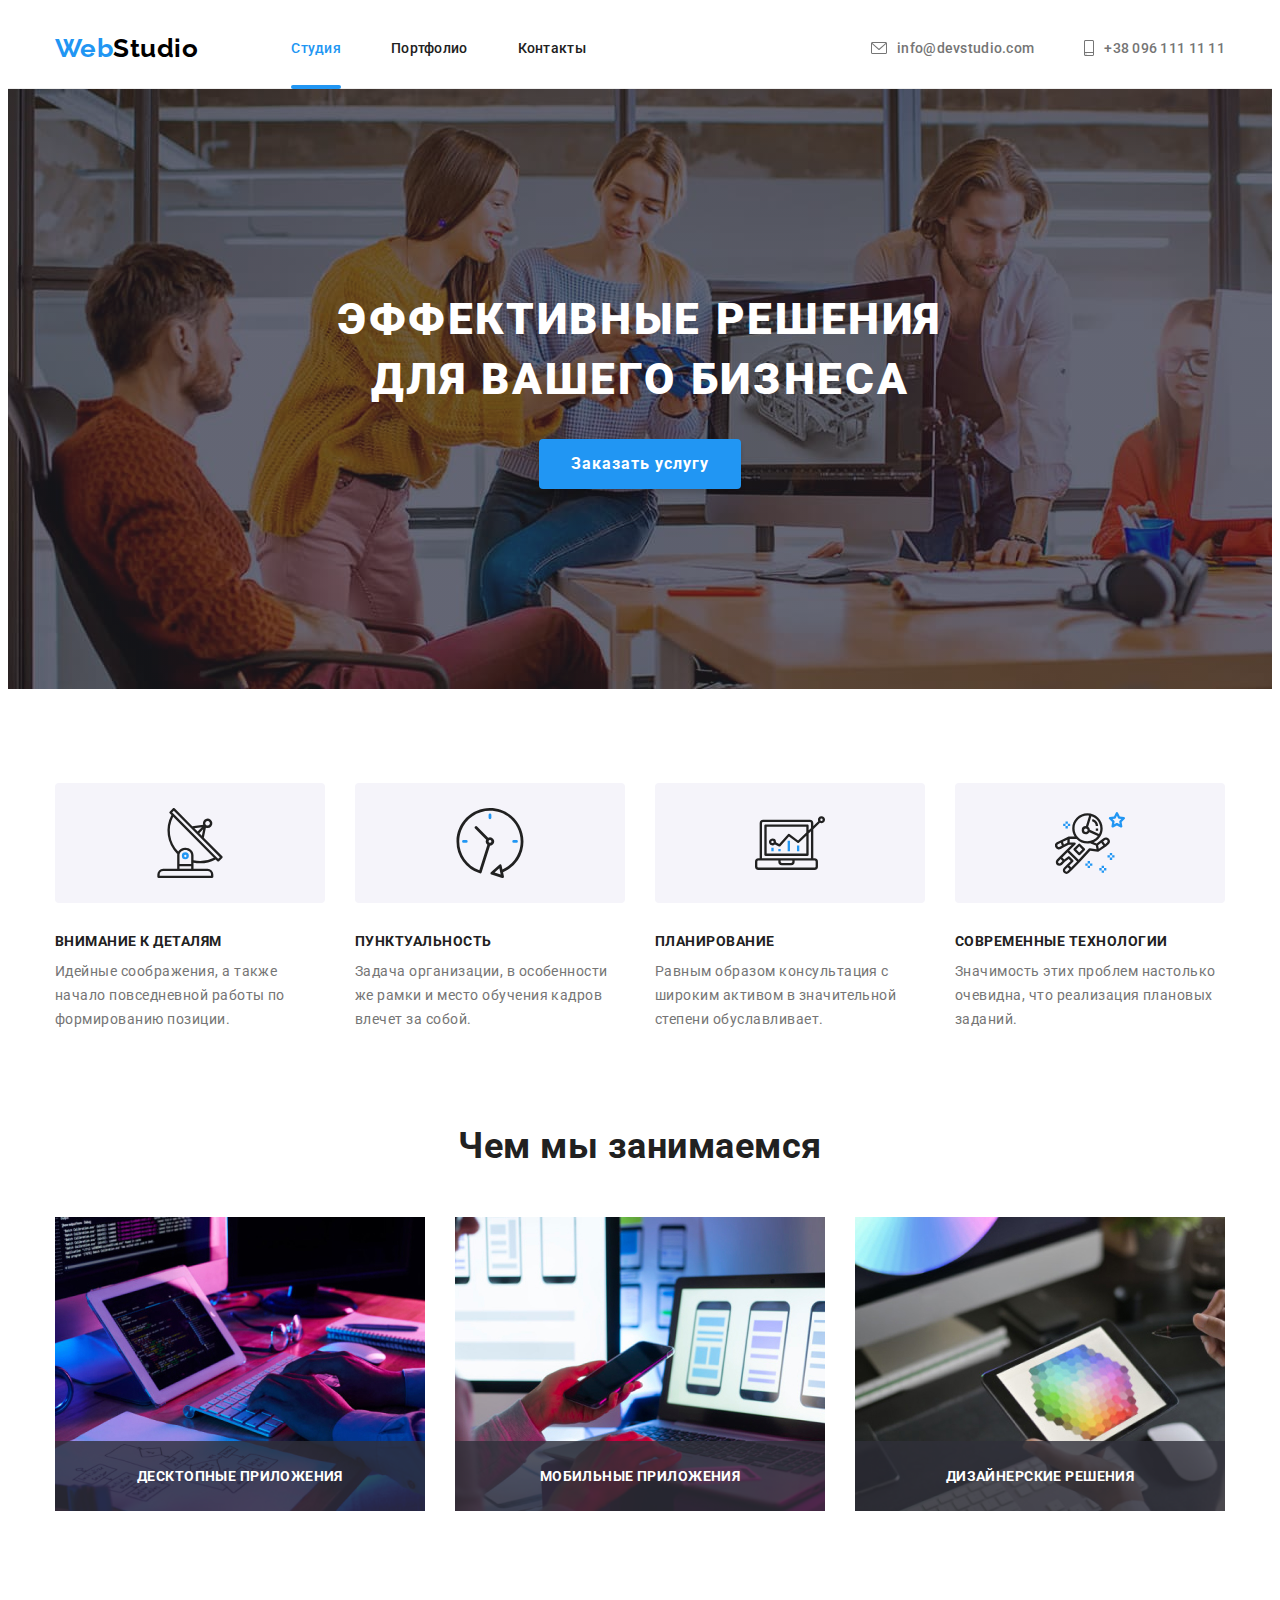
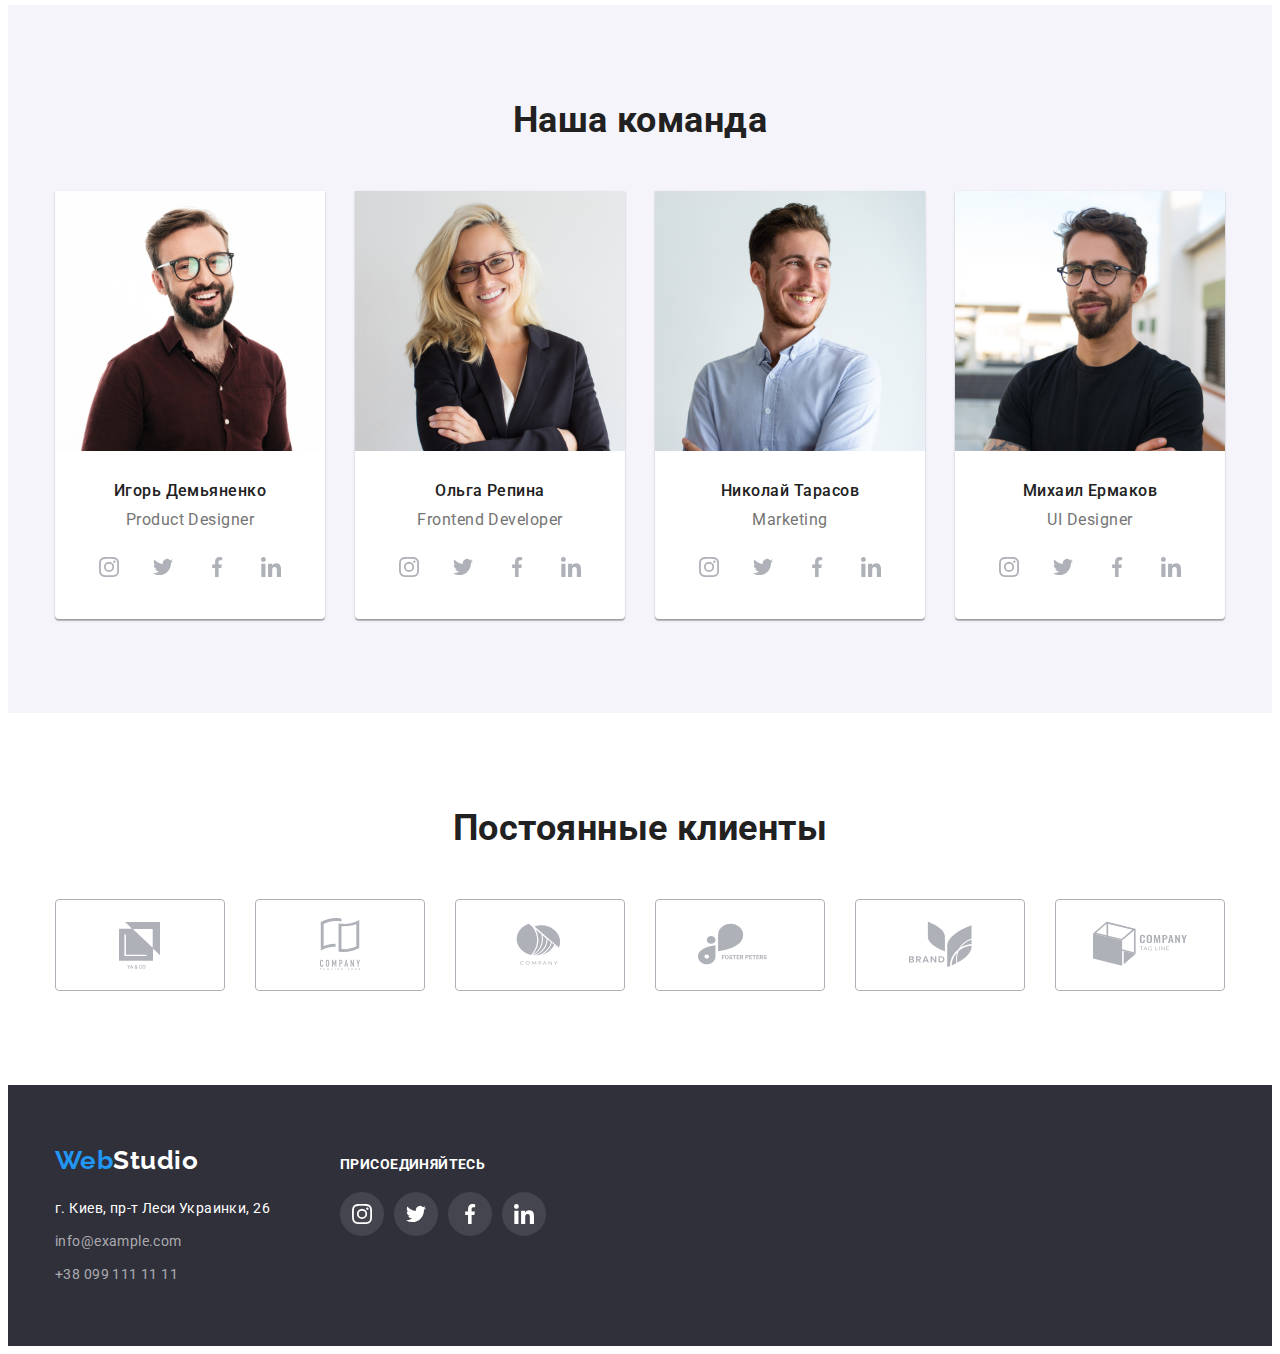
<file: index.html>
<!DOCTYPE html>
<html lang="ru">
<head>
    <meta charset="UTF-8">
    <meta http-equiv="X-UA-Compatible" content="IE=edge">
    <meta name="viewport" content="width=device-width, initial-scale=1.0">
    <link rel="stylesheet" href="https://cdnjs.cloudflare.com/ajax/libs/modern-normalize/1.1.0/modern-normalize.min.css" integrity="sha512-wpPYUAdjBVSE4KJnH1VR1HeZfpl1ub8YT/NKx4PuQ5NmX2tKuGu6U/JRp5y+Y8XG2tV+wKQpNHVUX03MfMFn9Q==" crossorigin="anonymous" referrerpolicy="no-referrer" />
    <link rel="stylesheet" href="./styles.css">
    <link href="https://fonts.googleapis.com/css2?family=Raleway:wght@700&family=Roboto:wght@400;500;700;900&display=swap" rel="stylesheet">
    <title>Студия</title>
</head>
<body>
    <header>
        <div class="container header-alignment">
            <a href="./index.html" lang="en" class="link logo-header"><span class="logo-part">Web</span>Studio</a>
            <nav>
            <ul class="list menu-alignment">
                <li><a href="./index.html" class="link main-menu current">Cтудия</a></li>
                <li><a href="./portfolio.html" class="link main-menu">Портфолио</a></li>
                <li><a href="" class="link main-menu">Контакты</a></li>
            </ul>
            </nav>
            <ul class="list contacts-alignment">
                <li><a class="link contacts-header" href="mailto:info@devstudio.com"> 
                    <svg class="contacts-icon" width="16" height="12">
                        <use href="./images/sprite.svg#icon-mail"></use>
                    </svg>
                    info@devstudio.com</a></li>
                <li><a class="link contacts-header" href="tel:+380961111111">
                    <svg class="contacts-icon" width="10" height="16">
                        <use href="./images/sprite.svg#icon-tel"></use>
                    </svg>+38 096 111 11 11</a></li>
            </ul>
        </div>
    </header>
    <main>
        <section class="section hero">
            <div class="container">
                <h1 class="header-hero">Эффективные решения для вашего бизнеса</h1>
                <button type="button" class="hero-button" data-modal-open>Заказать услугу</button>
            </div>            
        </section>
        <section class="section">
            <div class="container">
                <h2 class="visually-hidden">Features</h2>
                <ul class="list alignment">
                    <li class="feature">
                        <div class="feature-box">
                            <svg width="70" height="70">
                            <use href="./images/sprite.svg#icon-antenna"/></svg>
                        </div>
                        <h3 class="feature-header">Внимание к деталям</h3>
                        <p class="feature-paragraph">Идейные соображения, а также начало повседневной работы по формированию позиции.</p>
                    </li>
                    <li class="feature">
                        <div class="feature-box">
                            <svg width="70" height="70">
                            <use href="./images/sprite.svg#icon-clock"/></svg>
                        </div>
                        <h3 class="feature-header">Пунктуальность</h3>
                        <p class="feature-paragraph">Задача организации, в особенности же рамки и место обучения кадров влечет за собой.</p>
                    </li>
                    <li class="feature">
                        <div class="feature-box">
                            <svg width="70" height="70">
                            <use href="./images/sprite.svg#icon-diagram"/></svg>
                        </div>
                        <h3 class="feature-header">Планирование</h3>
                        <p class="feature-paragraph">Равным образом консультация с широким активом в значительной степени обуславливает.</p>
                    </li>
                    <li class="feature">
                        <div class="feature-box">
                            <svg width="70" height="70">
                            <use href="./images/sprite.svg#icon-astronaut"/></svg>
                        </div>
                        <h3 class="feature-header">Современные технологии</h3>
                        <p class="feature-paragraph">Значимость этих проблем настолько очевидна, что реализация плановых заданий.</p>
                    </li>
                </ul>
            </div>
        </section>
        <section class="section no-padding">
            <div class="container">
                <h2 class="index-header">Чем мы занимаемся</h2>
                <ul class="list alignment">
                    <li class="employment">
                        <img src="./images/index/img1.jpg" alt="Программирование" width="370" height="294">
                        <p class="label">Десктопные приложения</p>
                    </li>
                    <li class="employment">
                        <img src="./images/index/img2.jpg" alt="Разработка" width="370" height="294">
                        <p class="label">Мобильные приложения</p>
                    </li>
                    <li class="employment">
                        <img src="./images/index/img3.jpg" alt="Дизайн" width="370" height="294">
                        <p class="label">Дизайнерские решения</p>
                    </li>
                </ul>   
            </div>
        </section>
        <section class="section team">
            <div class="container">
                <h2 class="index-header">Наша команда</h2>
                <ul class="list alignment">
                    <li class="team-card">
                        <img src="./images/index/igor.jpg" alt="Ольга Репина" width="270" height="260">
                        <div class="team-cards">
                            <h3 class="team-name">Игорь Демьяненко</h3>
                            <p class="team-post" lang="en">Product Designer</p>       
                            <ul class="list social-networks">
                                <li><a href="#" class="link social-network">
                                    <svg class="sn-icon" width="20" height="20">
                                    <use href="./images/sprite.svg#icon-instagram"/></svg>
                                </a></li>
                                <li><a href="#" class="link social-network">
                                    <svg class="sn-icon" width="20" height="20">
                                    <use href="./images/sprite.svg#icon-twitter"/></svg>
                                </a>
                                </li>
                                <li><a href="#" class="link social-network">
                                    <svg class="sn-icon" width="20" height="20">
                                    <use href="./images/sprite.svg#icon-facebook"/></svg>
                                </a></li>
                                <li><a href="#" class="link social-network">
                                    <svg class="sn-icon" width="20" height="20">
                                    <use href="./images/sprite.svg#icon-linkedin"/></svg>
                                </a></li>
                            </ul>                     
                        </div>
                    </li>
                    <li class="team-card">
                        <img src="./images/index/olga.jpg" alt="Ольга Репина" width="270" height="260">
                        <div class="team-cards">
                            <h3 class="team-name">Ольга Репина</h3>
                            <p class="team-post" lang="en">Frontend Developer</p>
                            <ul class="list social-networks">
                                <li><a href="#" class="link social-network">
                                    <svg class="sn-icon" width="20" height="20">
                                    <use href="./images/sprite.svg#icon-instagram"/></svg>
                                </a></li>
                                <li><a href="#" class="link social-network">
                                    <svg class="sn-icon" width="20" height="20">
                                    <use href="./images/sprite.svg#icon-twitter"/></svg>
                                </a>
                                </li>
                                <li><a href="#" class="link social-network">
                                    <svg class="sn-icon" width="20" height="20">
                                    <use href="./images/sprite.svg#icon-facebook"/></svg>
                                </a></li>
                                <li><a href="#" class="link social-network">
                                    <svg class="sn-icon" width="20" height="20">
                                    <use href="./images/sprite.svg#icon-linkedin"/></svg>
                                </a></li>
                            </ul> 
                        </div>
                    </li>
                    <li class="team-card">
                        <img src="./images/index/nick.jpg" alt="Николай Тарасов" width="270" height="260">
                        <div class="team-cards">
                            <h3 class="team-name">Николай Тарасов</h3>
                            <p class="team-post" lang="en">Marketing</p>
                            <ul class="list social-networks">
                                <li><a href="#" class="link social-network">
                                    <svg class="sn-icon" width="20" height="20">
                                    <use href="./images/sprite.svg#icon-instagram"/></svg>
                                </a></li>
                                <li><a href="#" class="link social-network">
                                    <svg class="sn-icon" width="20" height="20">
                                    <use href="./images/sprite.svg#icon-twitter"/></svg>
                                </a>
                                </li>
                                <li><a href="#" class="link social-network">
                                    <svg class="sn-icon" width="20" height="20">
                                    <use href="./images/sprite.svg#icon-facebook"/></svg>
                                </a></li>
                                <li><a href="#" class="link social-network">
                                    <svg class="sn-icon" width="20" height="20">
                                    <use href="./images/sprite.svg#icon-linkedin"/></svg>
                                </a></li>
                            </ul> 
                        </div>
                    </li>
                    <li class="team-card">
                        <img src="./images/index/mikh.jpg" alt="Михаил Ермаков" width="270" height="260">
                        <div class="team-cards">
                            <h3 class="team-name">Михаил Ермаков</h3>
                            <p class="team-post" lang="en">UI Designer</p>
                            <ul class="list social-networks">
                                <li><a href="#" class="link social-network">
                                    <svg class="sn-icon" width="20" height="20">
                                    <use href="./images/sprite.svg#icon-instagram"/></svg>
                                </a></li>
                                <li><a href="#" class="link social-network">
                                    <svg class="sn-icon" width="20" height="20">
                                    <use href="./images/sprite.svg#icon-twitter"/></svg>
                                </a>
                                </li>
                                <li><a href="#" class="link social-network">
                                    <svg class="sn-icon" width="20" height="20">
                                    <use href="./images/sprite.svg#icon-facebook"/></svg>
                                </a></li>
                                <li><a href="#" class="link social-network">
                                    <svg class="sn-icon" width="20" height="20">
                                    <use href="./images/sprite.svg#icon-linkedin"/></svg>
                                </a></li>
                            </ul> 
                        </div>
                    </li>
                </ul>
            </div>
        </section>
        <section class="section">
            <div class="container">
                <h2 class="index-header">Постоянные клиенты</h2>
                <ul class="list clients">
                    <li class="client"><a href="#" class="link client-link">
                        <svg class="client-icon" width="106" height="60">
                        <use href="./images/sprite.svg#icon-Logo-1"/></svg>
                    </a></li>
                    <li class="client"><a href="#" class="link client-link">
                        <svg class="client-icon" width="106" height="60">
                        <use href="./images/sprite.svg#icon-Logo-2"/></svg>
                    </a></li>
                    <li class="client"><a href="#" class="link client-link">
                        <svg class="client-icon" width="106" height="60">
                        <use href="./images/sprite.svg#icon-Logo-3"/></svg>
                    </a></li>
                    <li class="client"><a href="#" class="link client-link">
                        <svg class="client-icon" width="106" height="60">
                        <use href="./images/sprite.svg#icon-Logo-4"/></svg>
                    </a></li>
                    <li class="client"><a href="#" class="link client-link">
                        <svg class="client-icon" width="106" height="60">
                        <use href="./images/sprite.svg#icon-Logo-5"/></svg>
                    </a></li>
                    <li class="client"><a href="#" class="link client-link">
                        <svg class="client-icon" width="106" height="60">
                        <use href="./images/sprite.svg#icon-Logo-6"/></svg>
                    </a></li>
                </ul>
            </div>
        </section>
    </main>
    <footer>
        <div class="container footer-alignment">
            <div class="links-footer">
                <a href="./index.html" lang="en" class="link logo-footer"><span class="logo-part">Web</span>Studio</a>
                <address>
                <ul class="list">
                    <li><a href="https://goo.gl/maps/jvZkEeuZgT2ocz416" rel="noopener nofollow noreferrer" class="link adress-footer">г. Киев, пр-т Леси Украинки, 26</a></li>
                    <li class="contacts-list-footer"><a href="mailto:info@example.com" class="link contacts-footer">info@example.com</a></li>
                    <li class="contacts-list-footer"><a href="tel:+380991111111" class="link contacts-footer">+38 099 111 11 11</a></li>
                </ul>
                </address> 
            </div>   
            <div class="sn-footer">
                <strong class="header-footer">присоединяйтесь</strong>
                <ul class="list social-networks">
                    <li><a href="#" class="link sn-footer-link">
                            <svg width="20" height="20">
                            <use href="./images/sprite.svg#icon-instagram"/></svg>
                        </a>
                    </li>
                    <li><a href="#" class="link sn-footer-link">
                            <svg width="20" height="20">
                            <use href="./images/sprite.svg#icon-twitter"/></svg>
                        </a>
                    </li>
                    <li><a href="#" class="link sn-footer-link">
                            <svg width="20" height="20">
                            <use href="./images/sprite.svg#icon-facebook"/></svg>
                        </a>
                    </li>
                    <li><a href="#" class="link sn-footer-link">
                            <svg width="20" height="20">
                            <use href="./images/sprite.svg#icon-linkedin"/></svg>
                        </a>
                    </li>
                </ul>
            </div> 
        </div>
    </footer> 
    <div class="backdrop is-hidden" data-modal>
        <div class="modal">
            <button class="close-button" data-modal-close>
                <svg class="close-icon" width="11" height="11">
                <use href="./images/sprite.svg#icon-close"/></svg>
            </button>
        </div>
    </div>
    <script src="./modal.js"></script>
</body>
</html>
</file>
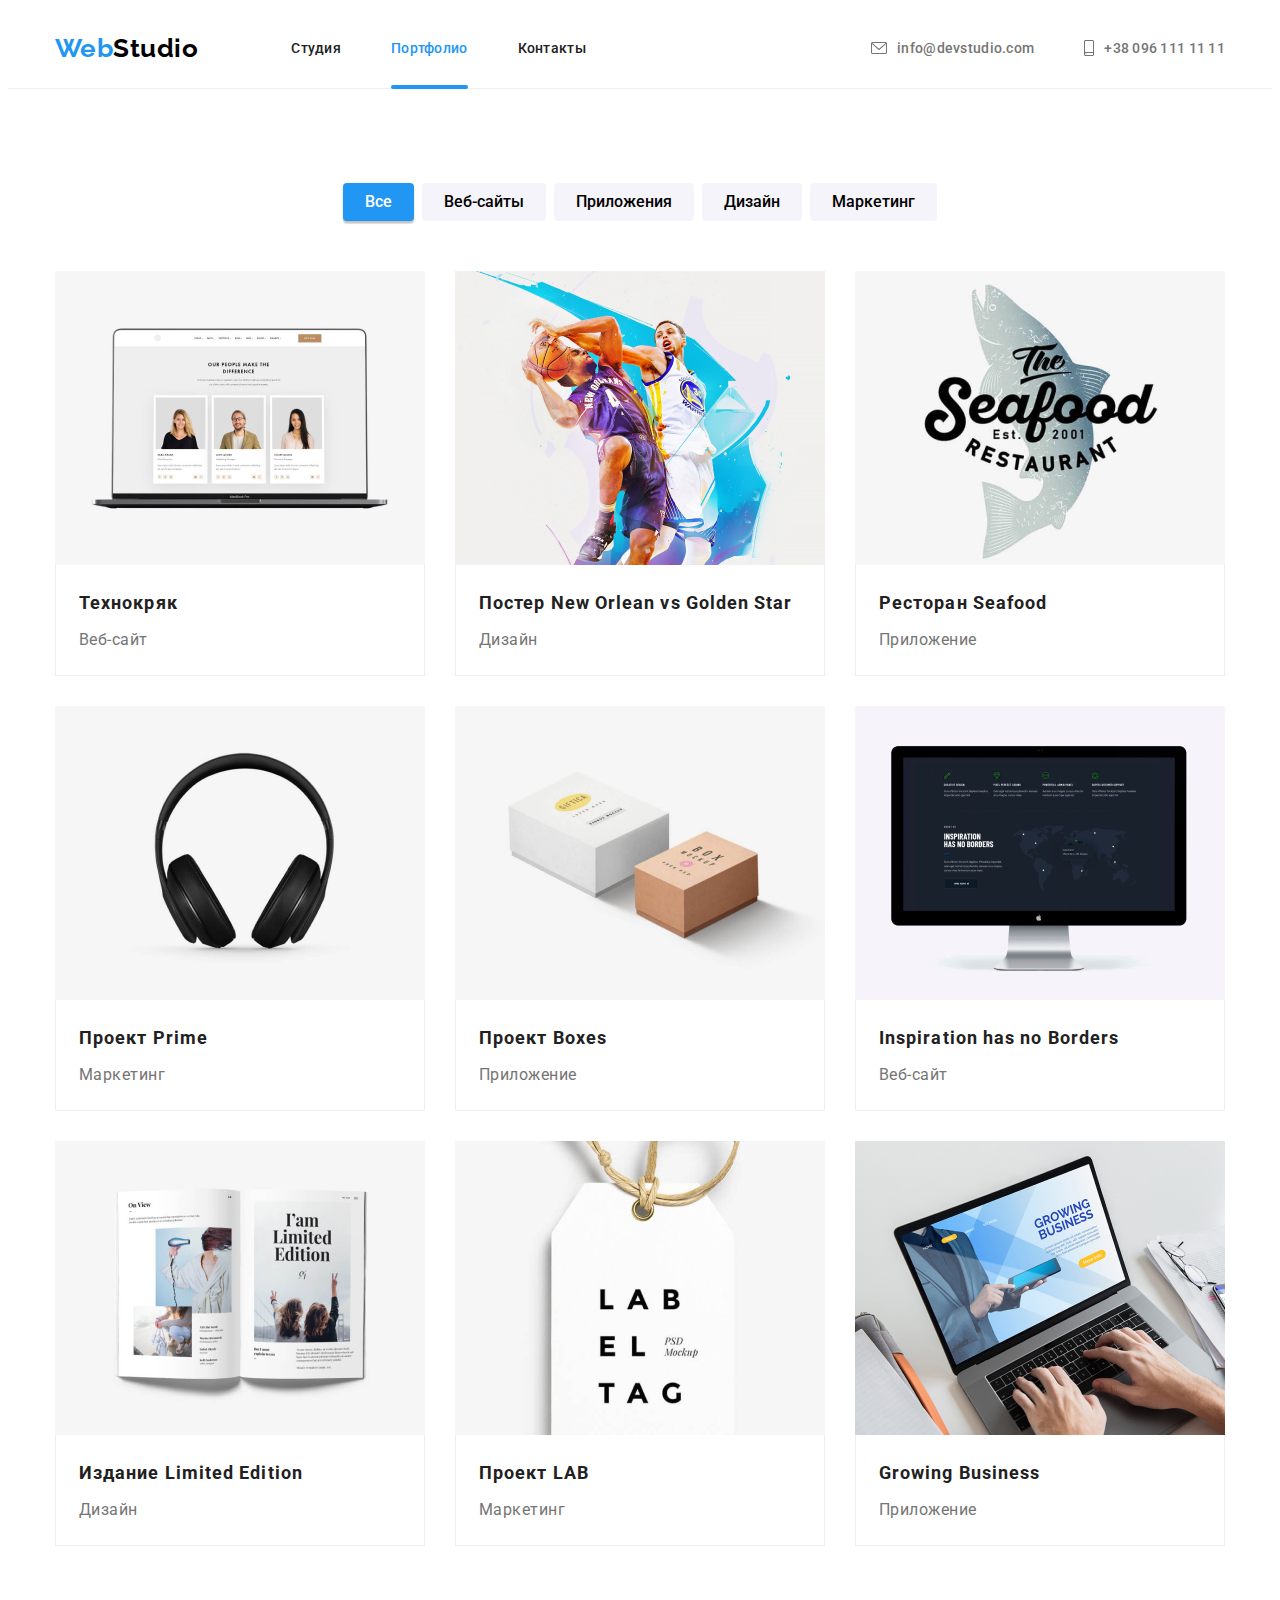
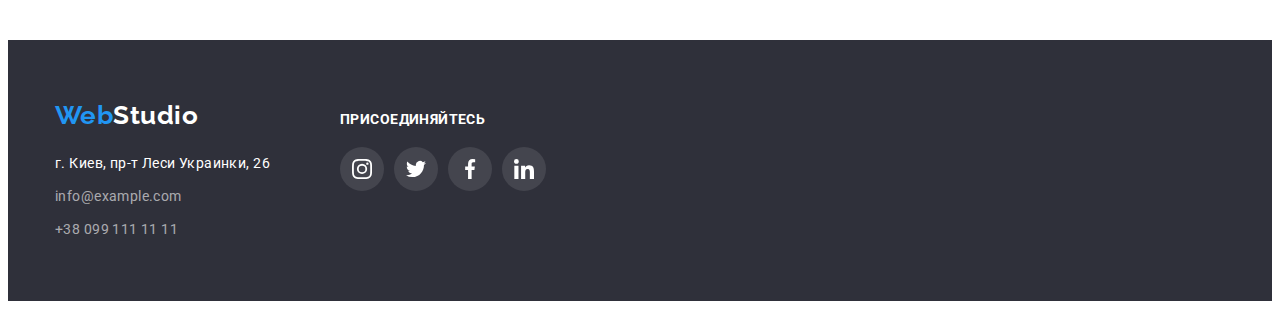
<file: portfolio.html>
<!DOCTYPE html>
<html lang="ru">
<head>
    <meta charset="UTF-8">
    <meta http-equiv="X-UA-Compatible" content="IE=edge">
    <meta name="viewport" content="width=device-width, initial-scale=1.0">
    <link rel="stylesheet" href="https://cdnjs.cloudflare.com/ajax/libs/modern-normalize/1.1.0/modern-normalize.min.css" integrity="sha512-wpPYUAdjBVSE4KJnH1VR1HeZfpl1ub8YT/NKx4PuQ5NmX2tKuGu6U/JRp5y+Y8XG2tV+wKQpNHVUX03MfMFn9Q==" crossorigin="anonymous" referrerpolicy="no-referrer" />
    <link rel="stylesheet" href="./styles.css">
    <link href="https://fonts.googleapis.com/css2?family=Raleway:wght@700&family=Roboto:wght@400;500;700;900&display=swap" rel="stylesheet">
    <title>Портфолио</title>
</head>
<body>
    <header>
        <div class="container header-alignment">
            <a href="./index.html" lang="en" class="link logo-header"><span class="logo-part">Web</span>Studio</a>
            <nav>
            <ul class="list menu-alignment">
                <li><a href="./index.html" class="link main-menu">Cтудия</a></li>
                <li><a href="./portfolio.html" class="link main-menu current">Портфолио</a></li>
                <li><a href="" class="link main-menu">Контакты</a></li>
            </ul>
            </nav>
            <ul class="list contacts-alignment">
                <li><a class="link contacts-header" href="mailto:info@devstudio.com"> 
                    <svg class="contacts-icon" width="16" height="12">
                        <use href="./images/sprite.svg#icon-mail"></use>
                    </svg>
                    info@devstudio.com</a></li>
                <li><a class="link contacts-header" href="tel:+380961111111">
                    <svg class="contacts-icon" width="10" height="16">
                        <use href="./images/sprite.svg#icon-tel"></use>
                    </svg>+38 096 111 11 11</a></li>
            </ul>
        </div>
    </header>
    <main>
        <section class="section">
            <div class="container">
                <h1 class="visually-hidden">Projects</h1>
                <ul class="list filters">
                    <li><button type="button" class="filter current-btn">Все</button></li>
                    <li><button type="button" class="filter">Веб-сайты</button></li>
                    <li><button type="button" class="filter">Приложения</button></li>
                    <li><button type="button" class="filter">Дизайн</button></li>
                    <li><button type="button" class="filter">Маркетинг</button></li>
                </ul>        
                <ul class="list projects">
                    <li class="project">
                        <a href="#" class="link project-link">
                            <div class="project-descr">
                                <img src="./images/portfolio/img1.jpg" alt="Технокряк" width="370" height="294">
                                <p class="overlay">Ресурс предлагает комплексные предложения с разным уровнем функционала и сервисов. Все это позволит посетителю получить исчерпывающие сведения о компании или частном лице.</p>
                            </div>
                            <div class="project-border">
                                <h2 class="project-header">Технокряк</h2>
                                <p class="project-paragraph">Веб-сайт</p>
                            </div>
                        </a>
                    </li>
                    <li class="project">
                        <a href="#" class="link project-link">
                            <div class="project-descr">
                                <img src="./images/portfolio/img2.jpg" alt="Постер New Orlean vs Golden Star" width="370" height="294">
                                <p class="overlay">Ресурс предлагает комплексные предложения с разным уровнем функционала и сервисов. Все это позволит посетителю получить исчерпывающие сведения о компании или частном лице.</p>
                            </div>                            
                            <div class="project-border">
                                <h2 class="project-header">Постер <span lang="en">New Orlean vs Golden Star</span></h2>
                                <p class="project-paragraph">Дизайн</p>
                            </div>
                        </a>
                    </li>
                    <li class="project">
                        <a href="#" class="link project-link">
                            <div class="project-descr">
                                <img src="./images/portfolio/img3.jpg" alt="Ресторан Seafood" width="370" height="294">
                                <p class="overlay">Ресурс предлагает комплексные предложения с разным уровнем функционала и сервисов. Все это позволит посетителю получить исчерпывающие сведения о компании или частном лице.</p>
                            </div>                            
                            <div class="project-border">
                                <h2 class="project-header">Ресторан <span lang="en">Seafood</span></h2>
                                <p class="project-paragraph">Приложение</p>
                            </div>
                        </a>
                    </li>
                    <li class="project">
                        <a href="#" class="link project-link">
                            <div class="project-descr">
                                <img src="./images/portfolio/img4.jpg" alt="Проект Prime" width="370" height="294">
                                <p class="overlay">Ресурс предлагает комплексные предложения с разным уровнем функционала и сервисов. Все это позволит посетителю получить исчерпывающие сведения о компании или частном лице.</p>
                            </div>                            
                            <div class="project-border">
                                <h2 class="project-header">Проект <span lang="en">Prime</span></h2>
                                <p class="project-paragraph">Маркетинг</p>
                            </div>
                        </a>
                    </li>
                    <li class="project">
                        <a href="#" class="link project-link">
                            <div class="project-descr">
                                <img src="./images/portfolio/img5.jpg" alt="Проект Boxes" width="370" height="294">
                                <p class="overlay">Ресурс предлагает комплексные предложения с разным уровнем функционала и сервисов. Все это позволит посетителю получить исчерпывающие сведения о компании или частном лице.</p>
                            </div>                            
                            <div class="project-border">
                                <h2 class="project-header">Проект <span lang="en">Boxes</span></h2>
                                <p class="project-paragraph">Приложение</p>
                            </div>
                        </a>
                    </li>
                    <li class="project">
                        <a href="#" class="link project-link">
                            <div class="project-descr">
                                <img src="./images/portfolio/img6.jpg" alt="Inspiration has no Borders" width="370" height="294">
                                <p class="overlay">Ресурс предлагает комплексные предложения с разным уровнем функционала и сервисов. Все это позволит посетителю получить исчерпывающие сведения о компании или частном лице.</p>
                            </div>            
                            <div class="project-border">
                                <h2 class="project-header" lang="en">Inspiration has no Borders</h2>
                                <p class="project-paragraph">Веб-сайт</p>
                            </div>
                        </a>
                    </li>
                    <li class="project">
                        <a href="#" class="link project-link">
                            <div class="project-descr">
                                <img src="./images/portfolio/img7.jpg" alt="Издание Limited Edition" width="370" height="294">
                                <p class="overlay">Ресурс предлагает комплексные предложения с разным уровнем функционала и сервисов. Все это позволит посетителю получить исчерпывающие сведения о компании или частном лице.</p>
                            </div>
                            <div class="project-border">
                                <h2 class="project-header">Издание <span lang="en">Limited Edition</span></h2>
                                <p class="project-paragraph">Дизайн</p>
                            </div>
                        </a>
                    </li>
                    <li class="project">
                        <a href="#" class="link project-link">
                            <div class="project-descr">
                                <img src="./images/portfolio/img8.jpg" alt="Проект LAB" width="370" height="294">
                                <p class="overlay">Ресурс предлагает комплексные предложения с разным уровнем функционала и сервисов. Все это позволит посетителю получить исчерпывающие сведения о компании или частном лице.</p>
                            </div>
                            <div class="project-border">
                                <h2 class="project-header">Проект <span lang="en">LAB</span></h2>
                                <p class="project-paragraph">Маркетинг</p> 
                            </div>                     
                        </a>
                    </li>
                    <li class="project">
                        <a href="#" class="link project-link">
                            <div class="project-descr">
                                <img src="./images/portfolio/img9.jpg" alt="Growing Business" width="370" height="294">
                                <p class="overlay">Ресурс предлагает комплексные предложения с разным уровнем функционала и сервисов. Все это позволит посетителю получить исчерпывающие сведения о компании или частном лице.</p>
                            </div>
                            <div class="project-border">
                                <h2 class="project-header" lang="en">Growing Business</h2>
                                <p class="project-paragraph">Приложение</p>   
                            </div>   
                        </a>
                    </li>
                </ul>
            </div>
        </section>
    </main>
    <footer>
        <div class="container footer-alignment">
            <div class="links-footer">
                <a href="./index.html" lang="en" class="link logo-footer"><span class="logo-part">Web</span>Studio</a>
                <address>
                <ul class="list">
                    <li><a href="https://goo.gl/maps/jvZkEeuZgT2ocz416" rel="noopener nofollow noreferrer" class="link adress-footer">г. Киев, пр-т Леси Украинки, 26</a></li>
                    <li class="contacts-list-footer"><a href="mailto:info@example.com" class="link contacts-footer">info@example.com</a></li>
                    <li class="contacts-list-footer"><a href="tel:+380991111111" class="link contacts-footer">+38 099 111 11 11</a></li>
                </ul>
                </address> 
            </div>   
            <div class="sn-footer">
                <h3 class="header-footer">присоединяйтесь</h3>
                <ul class="list social-networks">
                    <li><a href="#" class="link sn-footer-link">
                            <svg width="20" height="20">
                            <use href="./images/sprite.svg#icon-instagram"/></svg>
                        </a>
                    </li>
                    <li><a href="#" class="link sn-footer-link">
                            <svg width="20" height="20">
                            <use href="./images/sprite.svg#icon-twitter"/></svg>
                        </a>
                    </li>
                    <li><a href="#" class="link sn-footer-link">
                            <svg width="20" height="20">
                            <use href="./images/sprite.svg#icon-facebook"/></svg>
                        </a>
                    </li>
                    <li><a href="#" class="link sn-footer-link">
                            <svg width="20" height="20">
                            <use href="./images/sprite.svg#icon-linkedin"/></svg>
                        </a>
                    </li>
                </ul>
            </div>  
        </div>
    </footer> 
</body>
</html>
</file>
<file: styles.css>
html {
    box-sizing: border-box;
}

*,
*::after,
*::before {
    box-sizing: inherit;
}

body {
    font-family: 'Roboto', 'Raleway', sans-serif;
    color: #212121;
    letter-spacing: 0.03em;
}

p,
h1,
h2,
h3,
h4,
h5,
h6 {
    margin: 0;
}


ul,
ol{
    margin: 0;
    padding-left: 0;
}

img {
    display: block;
    max-width: 100%;
    height: auto;
}


.container {
    width: 1200px;
    margin-left: auto;
    margin-right: auto;
    padding-left: 15px;
    padding-right: 15px;
}

:root {
    --bgd-color: #2F303A;
    --translucent-bgd-color: rgba(47, 48, 58, 0.4);
    --label-bgd-color: rgba(47, 48, 58, 0.8);
    --accent-color: #2196F3;
    --special-color: #188CE8;
    --p-color: #757575;
    --milk-color: #F5F4FA;
    --main-color: #212121;
    --clear-gray-color: rgba(255, 255, 255, 0.6);
    --light-gray-color: rgba(238, 238, 238, 1);
    --translucent-white-color: rgba(255, 255, 255, 0.1);
    --white-color: #fff;
    --black-color: #000;
    --sn-icon-color: #AFB1B8;
    --overlay-color: rgba(33, 150, 243, 0.9);
    --backdrop-color: rgba(0, 0, 0, 0.2);
    --border-btn-color: rgba(0, 0, 0, 0.1);
}

.section {
    padding-top: 94px;
    padding-bottom: 94px;
}

.no-padding {
    padding-top: 0;
}

.link {
    text-decoration: none;
    transition: color 250ms cubic-bezier(0.4, 0, 0.2, 1);
}


.list {
    list-style-type: none;
}

.visually-hidden {
    position: absolute;
    width: 1px;
    height: 1px;
    margin: -1px;
    border: 0;
    padding: 0;
    white-space: nowrap;
    clip-path: inset(100%);
    clip: rect(0 0 0 0);
    overflow: hidden;
}

header {
    border-bottom: 1px solid var(--light-gray-color);
}

.logo-header {
    color: var(--black-color);
    font-family: 'Raleway';
    font-weight: 700;
    font-size: 26px;
    line-height: 31px;
    margin-right:93px;
    padding: 25px 0 24px;
}

.logo-part {
    color: var(--accent-color);
}

.header-alignment {
    display: flex;
    align-items: center;
}

.menu-alignment {
    display: flex;
    gap: 50px;
}

.main-menu {
    position: relative;
    color: inherit;
    letter-spacing: 0.02em;
    font-weight: 500;
    font-size: 14px;
    line-height: 16px;
    display: block;
    padding: 32px 0;    
}

.main-menu::after {
    position: absolute;
    bottom: -1px;
    content: '';
    display: block;
    width: 100%;
    height: 4px;
    background-color: var(--accent-color);
    border-radius: 2px;
    opacity: 0;
    transform: scaleX(0);
    transition: transform 250ms cubic-bezier(0.4, 0, 0.2, 1), opacity 250ms cubic-bezier(0.4, 0, 0.2, 1);
}

.main-menu:hover::after {
    opacity: 1;
    transform: scaleX(1);
}

.link:hover,
.link:focus,
.current {
    color: var(--accent-color);
}

.current::after {
    position: absolute;
    bottom: -1px;
    content: '';
    display: block;
    width: 100%;
    height: 4px;
    background-color: var(--accent-color);
    border-radius: 2px;
    opacity: 1;
    transform: scaleX(1);
}


.contacts-alignment {
    display: flex;
    margin-left: auto;
    gap: 50px;
}

.contacts-header {
    color: var(--p-color);
    font-weight: 500;
    font-size: 14px;
    line-height: 16px;
    letter-spacing: 0.02em;
    display: flex;
    justify-content: center;
    align-items: center;
    padding: 32px 0;
}

.contacts-icon {
    margin-right: 10px;
    fill: currentColor;
    transition: fill 250ms cubic-bezier(0.4, 0, 0.2, 1);
}

.contacts-icon:hover,
.contacts-icon:focus {
    fill: currentColor;
}

.hero {
    background-color: var(--bgd-color);
    background-image:  
        linear-gradient(
            var(--translucent-bgd-color),
            var(--translucent-bgd-color)),
        url(./images/hero.jpg);
    max-width: 1600px; 
    margin-left: auto;
    margin-right: auto;
    text-align: center;
    padding: 200px 0;
}

.header-hero {
    font-weight: 900;
    font-size: 44px;
    line-height: 60px;
    color: var(--white-color);
    text-transform: uppercase;
    letter-spacing: 0.06em;
    margin-bottom: 30px;
}

.hero .container {
    width: 696px;
}

.hero-button {
    color: var(--white-color);
    background-color: var(--accent-color);
    cursor: pointer;
    border: none;
    box-shadow: 0px 4px 4px rgba(0, 0, 0, 0.15);
    border-radius: 4px;
    padding: 10px 32px;
    font-weight: 700;
    font-size: 16px;
    line-height: 30px;
    letter-spacing: 0.06em;
    font-family: inherit;
    transition: background-color 250ms cubic-bezier(0.4, 0, 0.2, 1);
}

.hero-button:hover
.hero-button:focus {
    background-color: var(--special-color);
}

.alignment {
    display: flex;
    gap: 30px;
}

.feature {
    flex-basis: calc((100% - 90px) / 4);
}

.feature-box {
    width: 100%;
    height: 120px;
    background-color: var(--milk-color);
    border-radius: 4px;
    margin-bottom: 30px;
    display: flex;
    justify-content: center;
    align-items: center;
}

.feature-header {
    font-weight: 700;
    font-size: 14px;
    line-height: 16px;
    text-transform: uppercase;
    width: 270px;
    margin-bottom: 10px;
}

.feature-paragraph {
    font-weight: 400;
    font-size: 14px;
    line-height: 24px;
    color: var(--p-color);
    width: 270px;
}

.employment {
    position: relative;
}

.label {
    position: absolute;
    bottom: 0;
    width: 100%;
    height: 70px;
    display: flex;
    align-items: center;
    justify-content: center;
    font-weight: 700;
    font-size: 14px;
    line-height: 16px;
    text-align: center;
    letter-spacing: 0.03em;
    text-transform: uppercase;
    color: var(--white-color);
    background-color: var(--label-bgd-color);
}

.index-header {
    font-weight: 700;
    font-size: 36px;
    line-height: 42px;
    text-align: center;
    margin-bottom: 50px;
}

.team {
    background-color: var(--milk-color);
}

.team-cards {
    padding: 30px 0;
}

.team-card {
    box-shadow: 0px 1px 3px rgba(0, 0, 0, 0.12), 0px 1px 1px rgba(0, 0, 0, 0.14), 0px 2px 1px rgba(0, 0, 0, 0.2);
    border-radius: 0px 0px 4px 4px;
    background-color: var(--white-color);
    text-align: center;
}

.team-name {
    font-weight: 500;
    font-size: 16px;
    line-height: 19px;
    margin-bottom: 10px;
}

.team-post {
    font-weight: 400;
    font-size: 16px;
    line-height: 19px;
    color: var(--p-color);
    margin-bottom: 16px;
}

.social-networks {
    display: flex;
    justify-content: center;
    gap: 10px;
}

.social-network {
    display: flex;
    justify-content: center;
    align-items: center;
    background-color: inherit;
    width: 44px;
    height: 44px;
    border-radius: 50%;
    transition: background-color 250ms cubic-bezier(0.4, 0, 0.2, 1);
}

.social-network:hover,
.social-network:focus {
    background-color: var(--accent-color);
}

.sn-icon {
    fill: var(--sn-icon-color);
    transition: fill 250ms cubic-bezier(0.4, 0, 0.2, 1);
}

.social-network:hover .sn-icon,
.social-network:focus .sn-icon{
    fill: var(--white-color);
}

.clients {
    display: flex;
    justify-content: center;
    gap: 30px;
}

.client {
    height: 92px;
    flex-basis: calc((100% - 150px) / 6)
}

.client-link {
    width: 100%;
    height: 100%;
    border: 1px solid var(--sn-icon-color);
    border-radius: 4px;
    outline: transparent;
    display: flex;
    justify-content: center;
    align-items: center;
    transition: border-color 250ms cubic-bezier(0.4, 0, 0.2, 1);
}

.client-link:hover,
.client-link:focus {
    border-color: var(--accent-color);
}

.client-icon {
    fill: var(--sn-icon-color);
    transition: fill 250ms cubic-bezier(0.4, 0, 0.2, 1);
}

.client-link:hover .client-icon,
.client-link:focus .client-icon {
    fill: currentColor;
}

footer {
    background-color: var(--bgd-color);
    padding: 60px 0;
}

.footer-alignment {
    display: flex;
    align-items: baseline;
}

.links-footer {
    margin-right: 70px;
}

.logo-footer {
    color: var(--white-color);
    font-family: 'Raleway';
    font-weight: 700;
    font-size: 26px;
    line-height: 31px;
    display: block;
    margin-bottom: 20px;
}

.contacts-footer {
    font-family: inherit;
    font-style: normal;
    font-weight: 400;
    font-size: 14px;
    line-height: 24px;
    letter-spacing: 0.03em;
    color: var(--clear-gray-color);
    display: block;
}

.contacts-list-footer {
    margin-top: 9px;
}

.adress-footer {
    color: var(--white-color);
    display: flex;
    font-family: inherit;
    font-style: normal;
    margin-top: 20px;
    font-weight: 400;
    font-size: 14px;
    line-height: 24px;
    letter-spacing: 0.03em;
    color: var(--white-color);
}

.sn-footer {
    display: flex;
    flex-direction: column;
}

.header-footer {
    font-weight: 700;
    font-size: 14px;
    line-height: 16px;
    letter-spacing: 0.03em;
    text-transform: uppercase;
    color: var(--white-color);
    margin-bottom: 20px;
}

.sn-footer-link {
    display: flex;
    justify-content: center;
    align-items: center;
    background-color: var(--translucent-white-color);
    fill: var(--white-color);
    width: 44px;
    height: 44px;
    border-radius: 50%;
    transition: background-color 250ms cubic-bezier(0.4, 0, 0.2, 1);
}

.sn-footer-link:hover,
.sn-footer-link:focus {
    background-color: var(--accent-color);
}

.filters {
    display: flex;
    justify-content: center;
    margin-bottom: 50px;
    gap: 8px;
}

.filter {
    cursor: pointer;
    background-color: var(--milk-color);
    border-radius: 4px;
    border: none;
    padding: 6px 22px;
    font-weight: 500;
    font-size: 16px;
    line-height: 26px;
    text-align: center;
    font-family: inherit;
    transition: color 250ms cubic-bezier(0.4, 0, 0.2, 1), background-color 250ms cubic-bezier(0.4, 0, 0.2, 1), box-shadow 250ms cubic-bezier(0.4, 0, 0.2, 1);
}

.filter:focus,
.filter:hover,
.current-btn {
    color: var(--white-color);
    background-color: var(--accent-color);
    box-shadow: 0px 3px 1px rgba(0, 0, 0, 0.1), 0px 1px 2px rgba(0, 0, 0, 0.08), 0px 2px 2px rgba(0, 0, 0, 0.12);
}

.projects {
    display: flex;
    flex-wrap: wrap;
    gap: 30px;
}

.project {
    flex-basis: calc((100% - 60px) / 3);
}

.project-border {
    border: 1px solid var(--light-gray-color);
    background-color: var(--white-color);
    border-top: none;
    padding: 20px 23px;
}

.project-link {
    display: block;
    transition: box-shadow 250ms cubic-bezier(0.4, 0, 0.2, 1);
}

.project-link:hover,
.project-link:focus {
    box-shadow: 0px 1px 1px rgba(0, 0, 0, 0.12), 0px 4px 4px rgba(0, 0, 0, 0.06), 1px 4px 6px rgba(0, 0, 0, 0.16);
}

.project-descr{
    position: relative;
    overflow: hidden;
    width: 370px;
    height: 294px;
}

.overlay {
    position: absolute;
    bottom: 0;
    padding: 63px 24px;
    font-weight: 400;
    font-size: 18px;
    line-height: 28px;
    letter-spacing: 0.03em;
    color: var(--white-color);
    background-color: var(--overlay-color);
    width: 100%;
    height: 100%;    
    transform: translateY(100%);
    transition: transform 250ms cubic-bezier(0.4, 0, 0.2, 1);;
}

.project-link:hover .overlay,
.project-link:focus .overlay {
    transform: translateY(0);
}


.project-header {
    font-weight: 700;
    font-size: 18px;
    line-height: 36px;
    letter-spacing: 0.06em;
    color: var(--main-color);
    text-align: left;
    margin-bottom: 4px;
}

.project-paragraph {
    font-weight: 400;
    font-size: 16px;
    line-height: 30px;
    color: var(--p-color);
}

.backdrop {
    position: fixed;
    top: 0;
    left: 0;
    width: 100%;
    height: 100%;
    background-color: var(--backdrop-color);
    opacity: 1;
    transition: opacity 250ms cubic-bezier(0.4, 0, 0.2, 1);
}

.backdrop.is-hidden {
    opacity: 0;
    pointer-events: none;
}

.modal {
    position: absolute;
    top: 50%;
    left: 50%;
    width: 528px;
    height: 581px;
    background: var(--white-color);
    box-shadow: 0px 1px 3px rgba(0, 0, 0, 0.12), 0px 1px 1px rgba(0, 0, 0, 0.14), 0px 2px 1px rgba(0, 0, 0, 0.2);
    border-radius: 4px;
    transform: translate(-50%,-50%);
    transition: transform 250ms cubic-bezier(0.4, 0, 0.2, 1);
}

.backdrop.is-hidden .modal {
    transform: translate(-50%, -100%);
}

.close-button {
    position: absolute;
    top: 17px;
    right: 17px;
    width: 30px;
    height: 30px;
    padding: 6px;
    border: 1px solid var(--border-btn-color);
    border-radius: 50%;
    background: var(--white-color);
    cursor: pointer;
}

.close-icon {
    fill: var(--black-color);
    transition: fill 250ms cubic-bezier(0.4, 0, 0.2, 1);
}

.close-button:hover .close-icon,
.close-button:focus .close-icon {
    fill: var(--accent-color);
}
</file>
